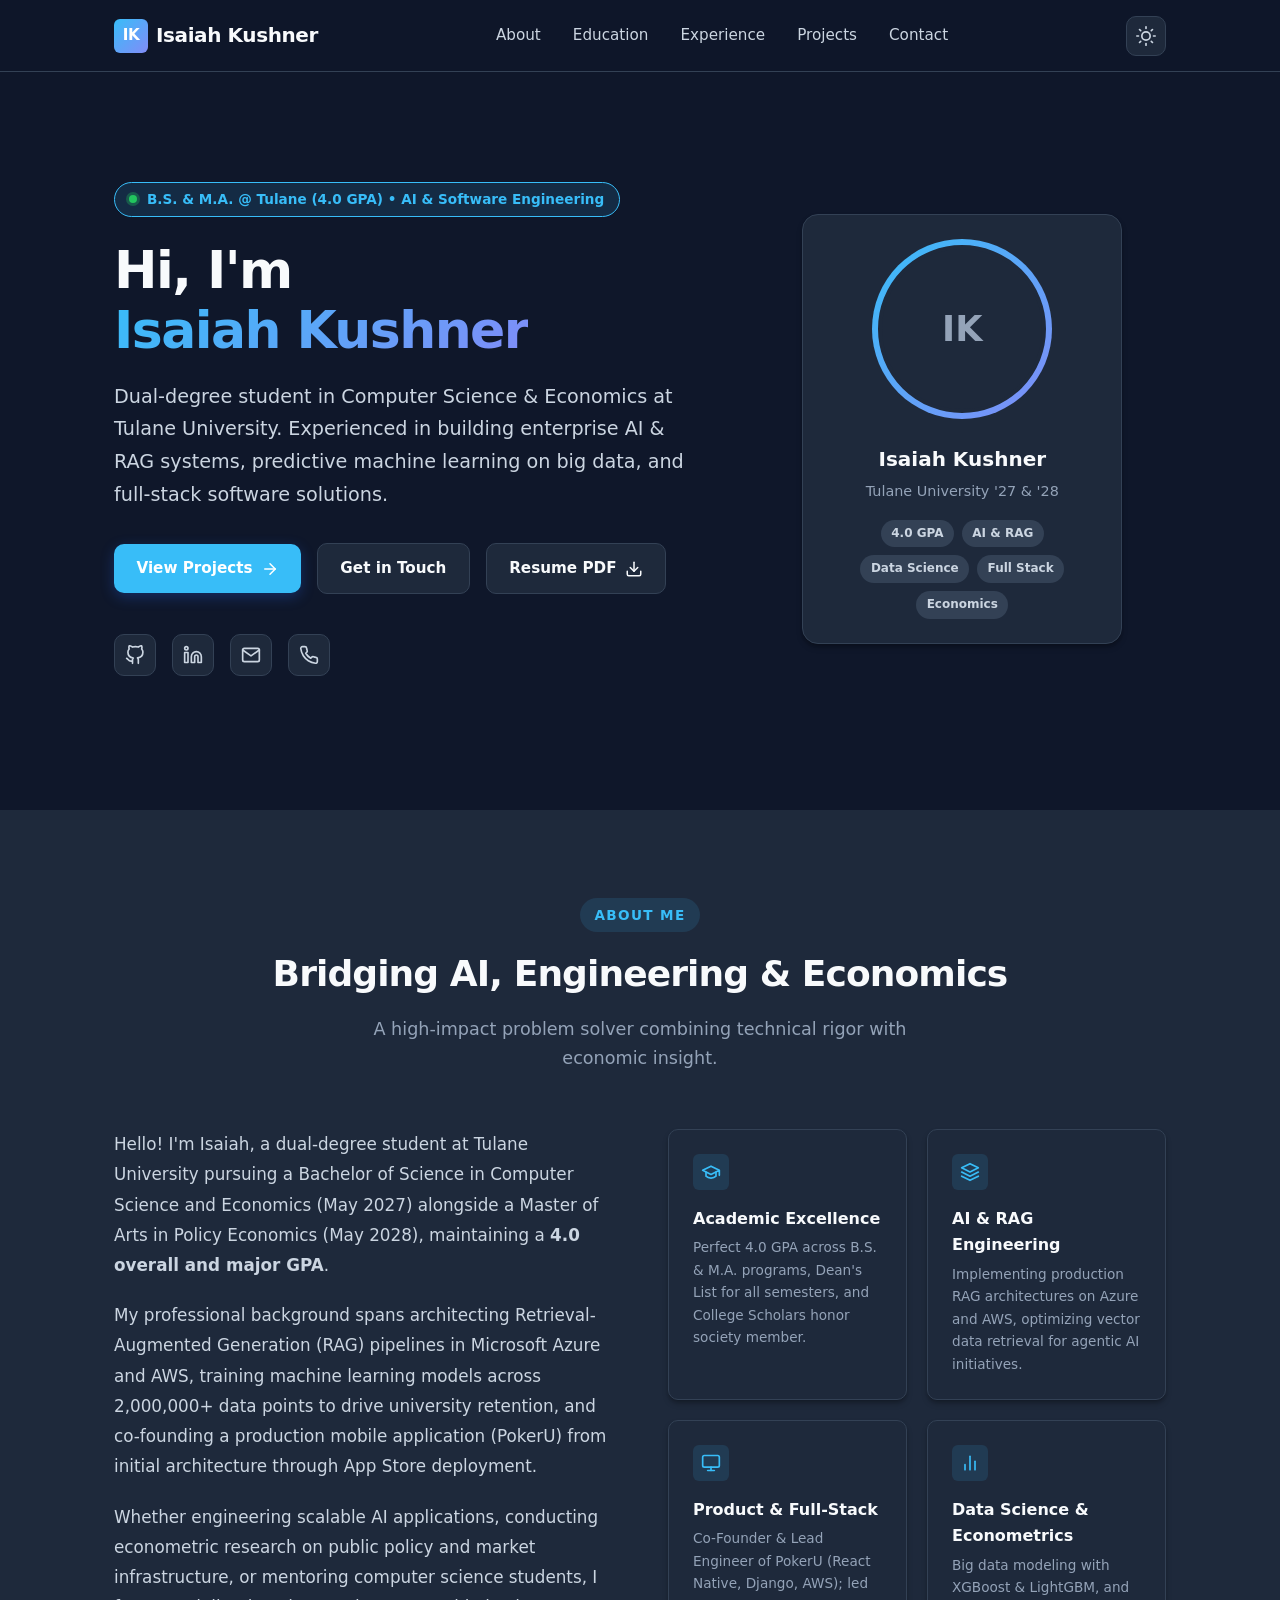
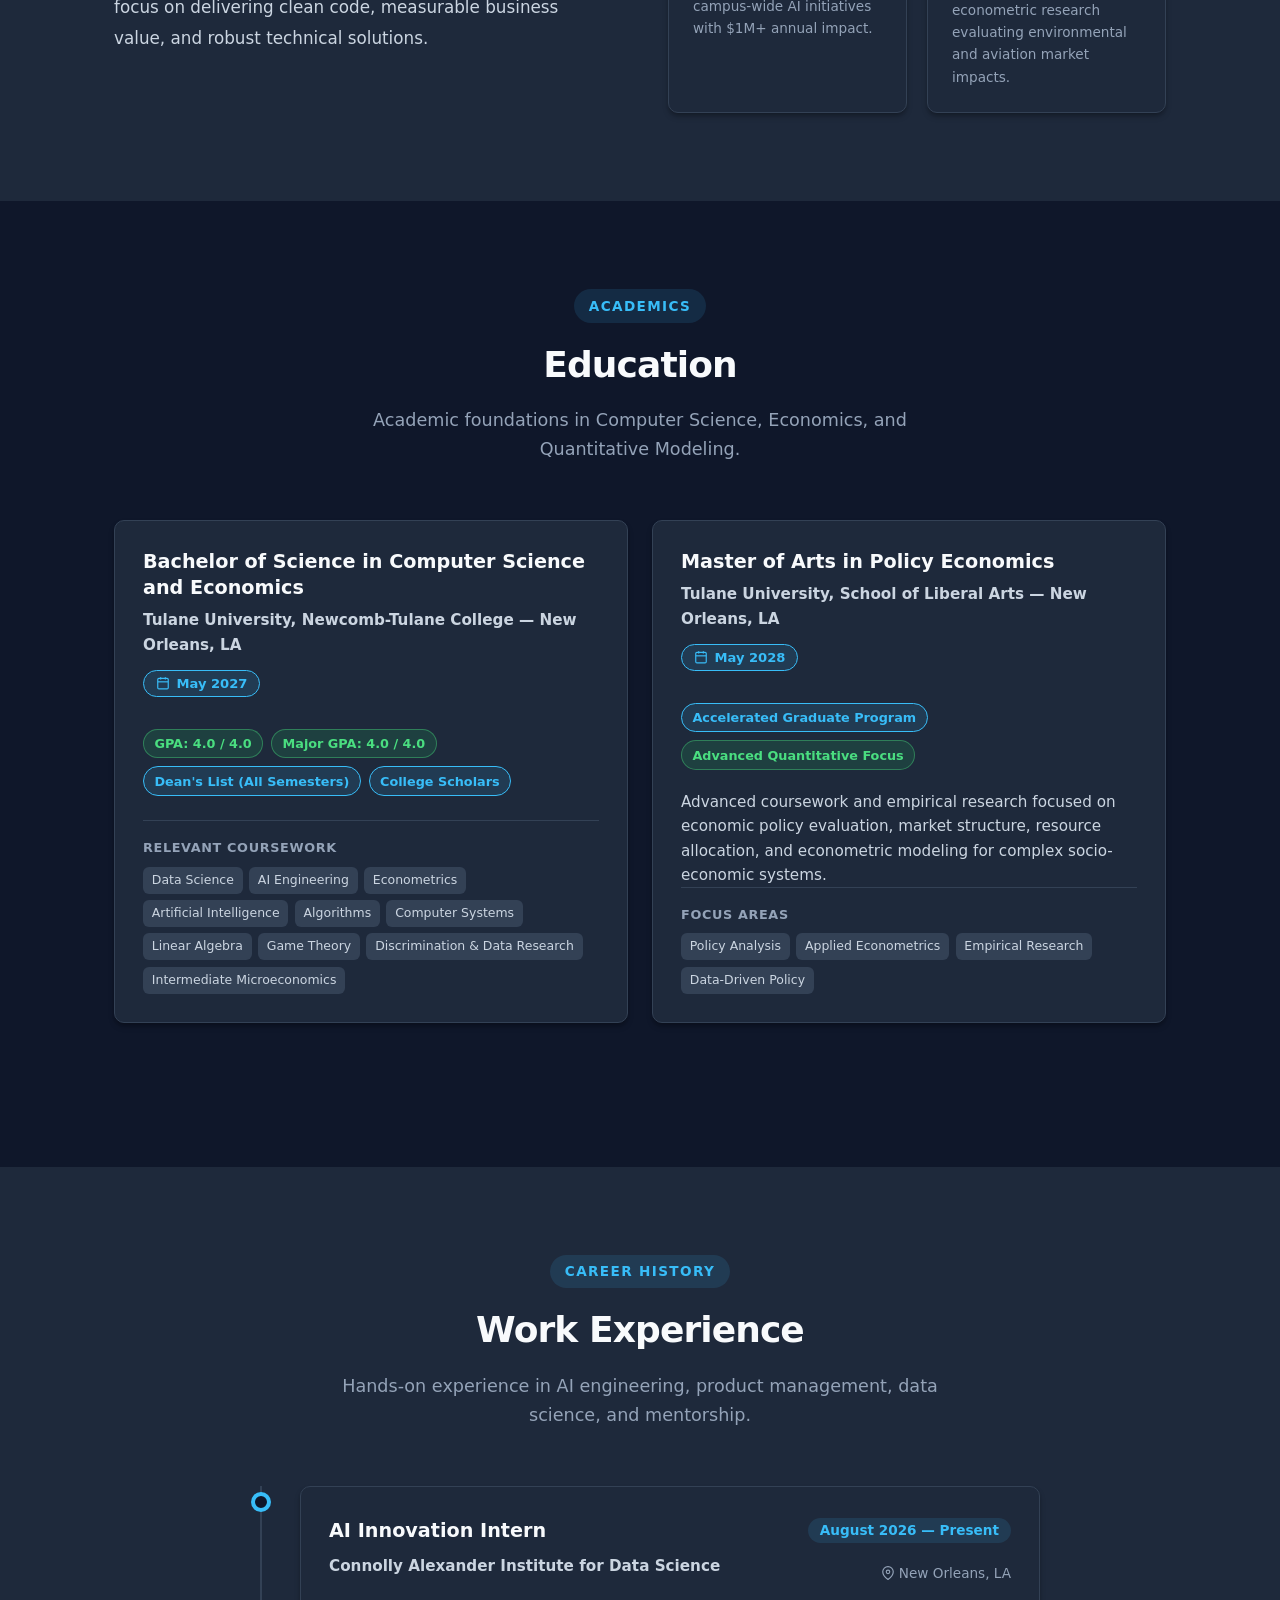
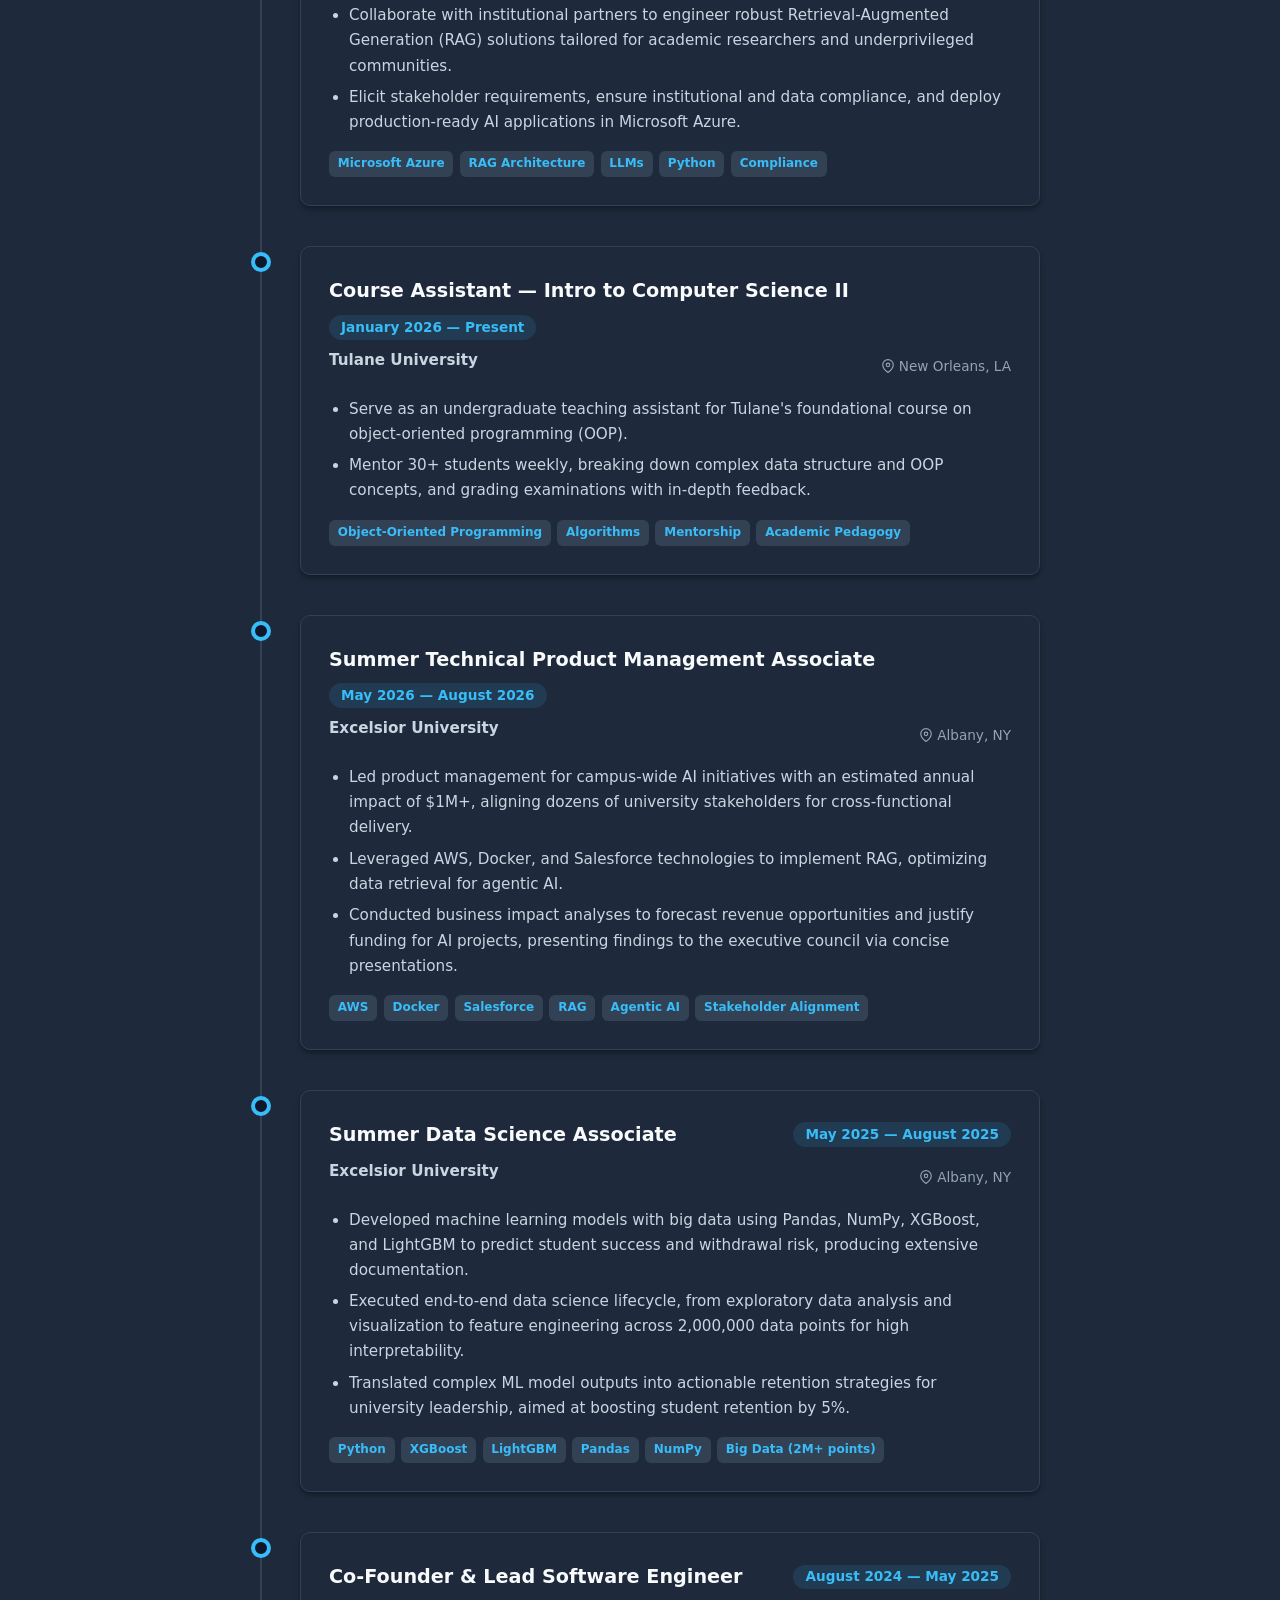
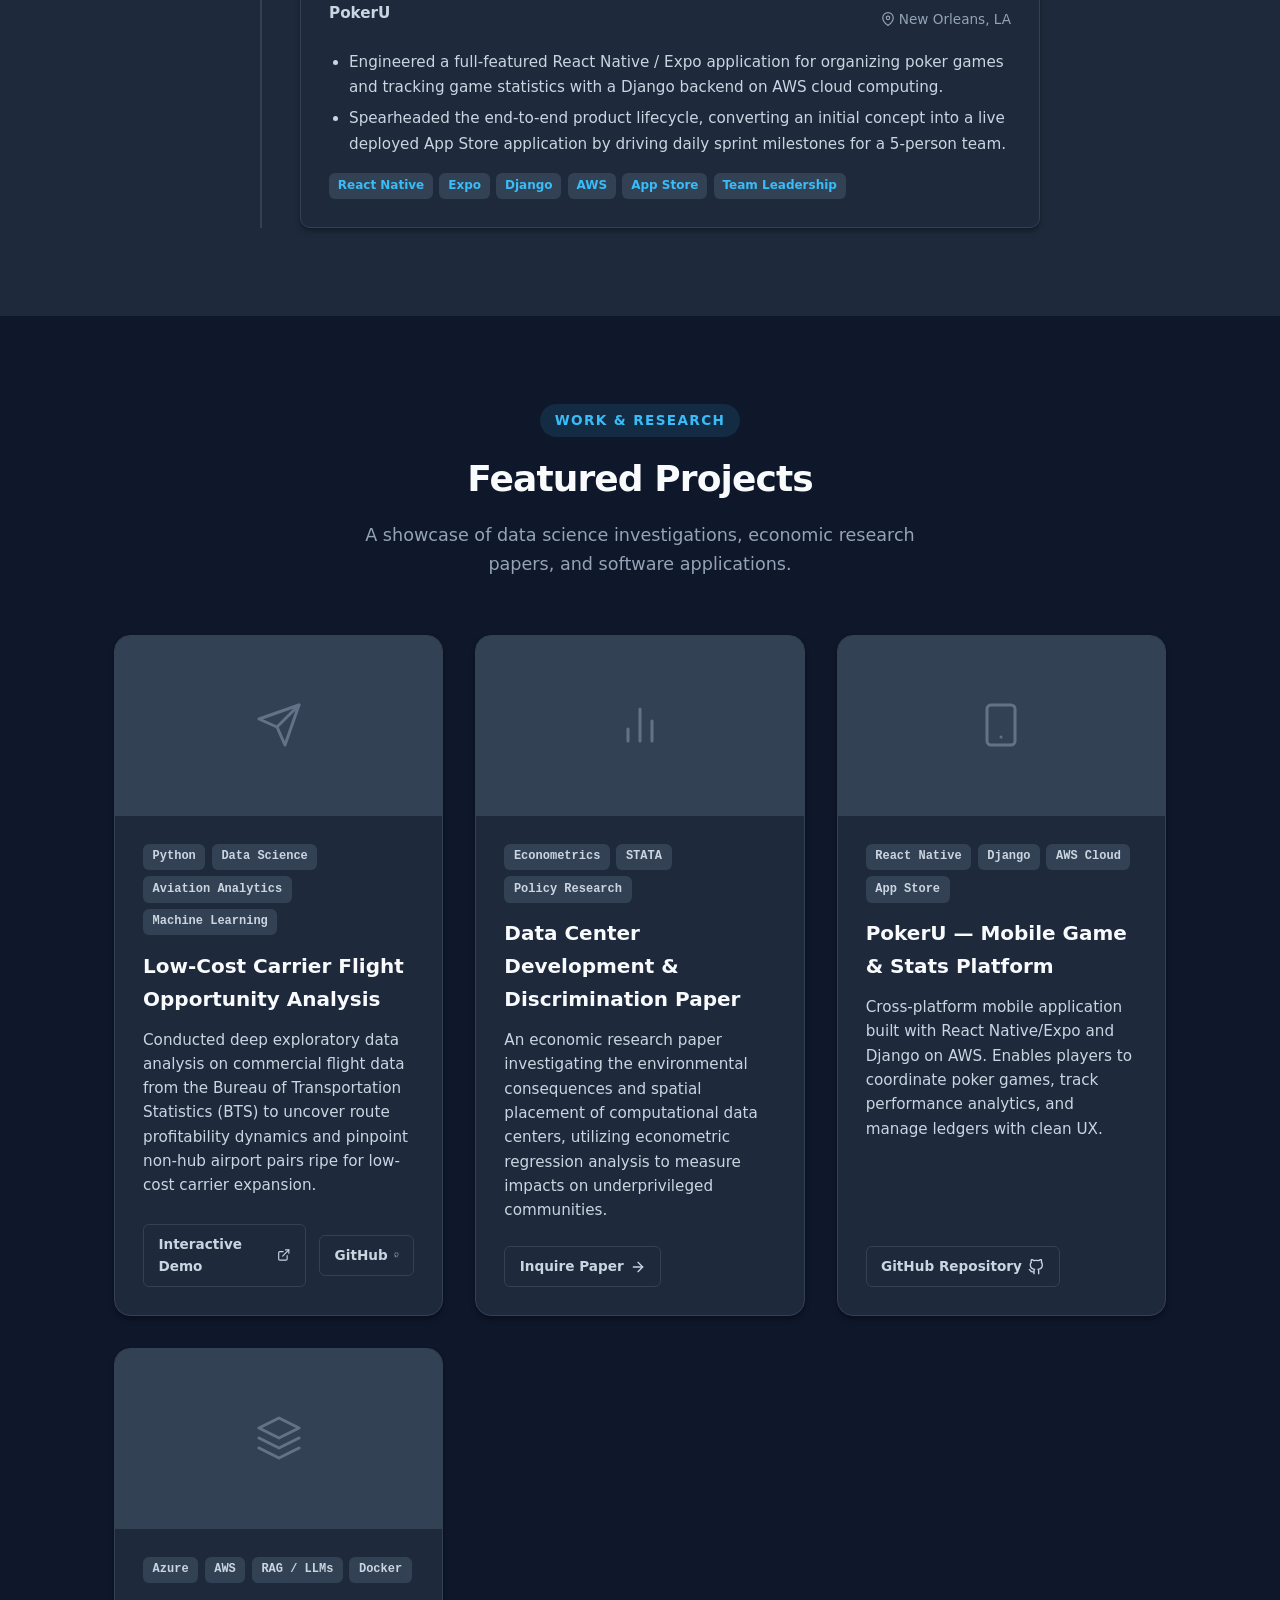
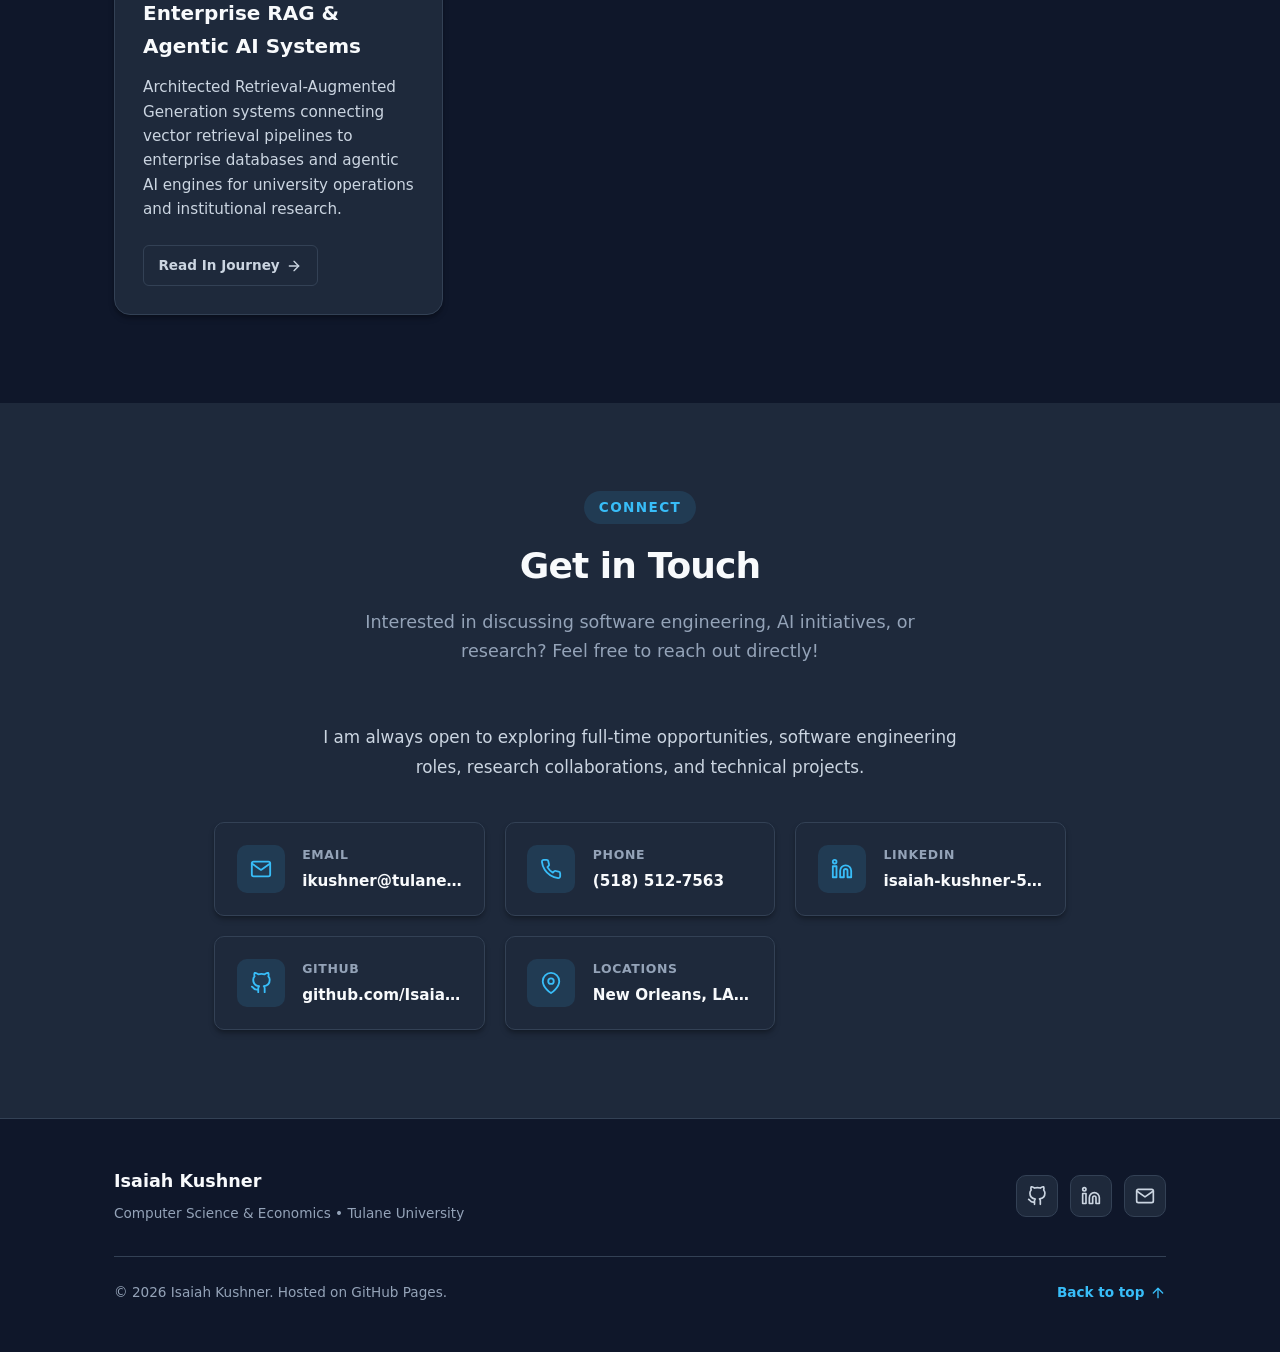
<file: index.html>
<!DOCTYPE html>
<html lang="en" data-theme="dark">
<head>
  <meta charset="UTF-8">
  <meta name="viewport" content="width=device-width, initial-scale=1.0">
  <title>Isaiah Kushner | Computer Science & Economics | Tulane University</title>
  <meta name="description" content="Personal portfolio of Isaiah Kushner — B.S. & M.A. Candidate in Computer Science & Economics at Tulane University (4.0 GPA). AI Engineer, Software Developer, and Technical Product Manager.">
  <meta name="author" content="Isaiah Kushner">

  <!-- Open Graph / Social Sharing Meta -->
  <meta property="og:type" content="website">
  <meta property="og:title" content="Isaiah Kushner | Personal Portfolio">
  <meta property="og:description" content="Tulane B.S. in Computer Science & Economics ('27) and M.A. in Policy Economics ('28) with a 4.0 GPA. AI Engineer, Technical Product Manager, and Software Developer.">
  <meta property="og:url" content="https://isaiahvk.github.io/">

  <!-- Favicon -->
  <link rel="icon" type="image/svg+xml" href="assets/favicon.svg">

  <!-- Stylesheet -->
  <link rel="stylesheet" href="css/style.css">
</head>
<body>

  <!-- ======================================================================
       Header & Navigation Bar
       ====================================================================== -->
  <header class="header">
    <div class="container nav-container">
      <a href="#hero" class="nav-logo" aria-label="Isaiah Kushner Home">
        <span class="nav-logo-badge">IK</span>
        <span>Isaiah Kushner</span>
      </a>

      <!-- Desktop Navigation Menu -->
      <nav class="nav-menu" id="nav-menu">
        <a href="#about" class="nav-link">About</a>
        <a href="#education" class="nav-link">Education</a>
        <a href="#experience" class="nav-link">Experience</a>
        <a href="#projects" class="nav-link">Projects</a>
        <a href="#contact" class="nav-link">Contact</a>
      </nav>

      <!-- Nav Actions (Theme Toggle & Mobile Menu) -->
      <div class="nav-actions">
        <!-- Dark / Light Mode Switcher -->
        <button class="theme-toggle-btn" id="theme-toggle" aria-label="Toggle theme">
          <!-- Sun Icon (shown in dark mode) -->
          <svg class="sun-icon" viewBox="0 0 24 24" fill="none" stroke="currentColor" stroke-width="2" stroke-linecap="round" stroke-linejoin="round">
            <circle cx="12" cy="12" r="5"></circle>
            <line x1="12" y1="1" x2="12" y2="3"></line>
            <line x1="12" y1="21" x2="12" y2="23"></line>
            <line x1="4.22" y1="4.22" x2="5.64" y2="5.64"></line>
            <line x1="18.36" y1="18.36" x2="19.78" y2="19.78"></line>
            <line x1="1" y1="12" x2="3" y2="12"></line>
            <line x1="21" y1="12" x2="23" y2="12"></line>
            <line x1="4.22" y1="19.78" x2="5.64" y2="18.36"></line>
            <line x1="18.36" y1="5.64" x2="19.78" y2="4.22"></line>
          </svg>
          <!-- Moon Icon (shown in light mode) -->
          <svg class="moon-icon" viewBox="0 0 24 24" fill="none" stroke="currentColor" stroke-width="2" stroke-linecap="round" stroke-linejoin="round">
            <path d="M21 12.79A9 9 0 1 1 11.21 3 7 7 0 0 0 21 12.79z"></path>
          </svg>
        </button>

        <!-- Mobile Menu Hamburger Button -->
        <button class="menu-toggle-btn" id="mobile-menu-btn" aria-label="Toggle menu" aria-expanded="false">
          <svg viewBox="0 0 24 24" fill="none" stroke="currentColor" stroke-width="2" stroke-linecap="round" stroke-linejoin="round">
            <line x1="3" y1="12" x2="21" y2="12"></line>
            <line x1="3" y1="6" x2="21" y2="6"></line>
            <line x1="3" y1="18" x2="21" y2="18"></line>
          </svg>
        </button>
      </div>
    </div>
  </header>

  <main>
    <!-- ====================================================================
         Hero Section
         ==================================================================== -->
    <section class="hero" id="hero">
      <div class="container hero-grid">
        <div class="hero-content">
          <div class="hero-status-pill">
            <span class="status-dot"></span>
            <span>B.S. & M.A. @ Tulane (4.0 GPA) • AI & Software Engineering</span>
          </div>

          <h1 class="hero-title">
            Hi, I'm <span class="hero-gradient-text">Isaiah Kushner</span>
          </h1>

          <p class="hero-description">
            Dual-degree student in Computer Science & Economics at Tulane University. Experienced in building enterprise AI & RAG systems, predictive machine learning on big data, and full-stack software solutions.
          </p>

          <div class="hero-actions">
            <a href="#projects" class="btn btn-primary">
              <span>View Projects</span>
              <svg viewBox="0 0 24 24" fill="none" stroke="currentColor" stroke-width="2" stroke-linecap="round" stroke-linejoin="round">
                <line x1="5" y1="12" x2="19" y2="12"></line>
                <polyline points="12 5 19 12 12 19"></polyline>
              </svg>
            </a>

            <a href="#contact" class="btn btn-secondary">Get in Touch</a>

            <!-- Resume Link directly opening the PDF stored in assets/ -->
            <a href="assets/Kushner,Isaiah.pdf" target="_blank" rel="noopener noreferrer" class="btn btn-secondary">
              <span>Resume PDF</span>
              <svg viewBox="0 0 24 24" fill="none" stroke="currentColor" stroke-width="2" stroke-linecap="round" stroke-linejoin="round">
                <path d="M21 15v4a2 2 0 0 1-2 2H5a2 2 0 0 1-2-2v-4"></path>
                <polyline points="7 10 12 15 17 10"></polyline>
                <line x1="12" y1="15" x2="12" y2="3"></line>
              </svg>
            </a>
          </div>

          <!-- Social & Contact Quick Links -->
          <div class="hero-socials">
            <a href="https://github.com/IsaiahVK" target="_blank" rel="noopener noreferrer" class="social-link" aria-label="GitHub Profile">
              <svg viewBox="0 0 24 24" fill="none" stroke="currentColor" stroke-width="2" stroke-linecap="round" stroke-linejoin="round">
                <path d="M9 19c-5 1.5-5-2.5-7-3m14 6v-3.87a3.37 3.37 0 0 0-.94-2.61c3.14-.35 6.44-1.54 6.44-7A5.44 5.44 0 0 0 20 4.77 5.07 5.07 0 0 0 19.91 1S18.73.65 16 2.48a13.38 13.38 0 0 0-7 0C6.27.65 5.09 1 5.09 1A5.07 5.07 0 0 0 5 4.77a5.44 5.44 0 0 0-1.5 3.78c0 5.42 3.3 6.61 6.44 7A3.37 3.37 0 0 0 9 18.13V22"></path>
              </svg>
            </a>
            <a href="https://www.linkedin.com/in/isaiah-kushner-504956283/" target="_blank" rel="noopener noreferrer" class="social-link" aria-label="LinkedIn Profile">
              <svg viewBox="0 0 24 24" fill="none" stroke="currentColor" stroke-width="2" stroke-linecap="round" stroke-linejoin="round">
                <path d="M16 8a6 6 0 0 1 6 6v7h-4v-7a2 2 0 0 0-2-2 2 2 0 0 0-2 2v7h-4v-7a6 6 0 0 1 6-6z"></path>
                <rect x="2" y="9" width="4" height="12"></rect>
                <circle cx="4" cy="4" r="2"></circle>
              </svg>
            </a>
            <a href="mailto:ikushner@tulane.edu" class="social-link" aria-label="Email Isaiah">
              <svg viewBox="0 0 24 24" fill="none" stroke="currentColor" stroke-width="2" stroke-linecap="round" stroke-linejoin="round">
                <path d="M4 4h16c1.1 0 2 .9 2 2v12c0 1.1-.9 2-2 2H4c-1.1 0-2-.9-2-2V6c0-1.1.9-2 2-2z"></path>
                <polyline points="22,6 12,13 2,6"></polyline>
              </svg>
            </a>
            <a href="tel:5185127563" class="social-link" aria-label="Call Isaiah">
              <svg viewBox="0 0 24 24" fill="none" stroke="currentColor" stroke-width="2" stroke-linecap="round" stroke-linejoin="round">
                <path d="M22 16.92v3a2 2 0 0 1-2.18 2 19.79 19.79 0 0 1-8.63-3.07 19.5 19.5 0 0 1-6-6 19.79 19.79 0 0 1-3.07-8.67A2 2 0 0 1 4.11 2h3a2 2 0 0 1 2 1.72 12.84 12.84 0 0 0 .7 2.81 2 2 0 0 1-.45 2.11L8.09 9.91a16 16 0 0 0 6 6l1.27-1.27a2 2 0 0 1 2.11-.45 12.84 12.84 0 0 0 2.81.7A2 2 0 0 1 22 16.92z"></path>
              </svg>
            </a>
          </div>
        </div>

        <!-- Visual / Profile Highlight Card -->
        <div class="hero-visual">
          <div class="avatar-card">
            <div class="avatar-frame">
              <div class="avatar-img-placeholder">
                <span>IK</span>
              </div>
            </div>
            <div class="avatar-card-info">
              <h3>Isaiah Kushner</h3>
              <p>Tulane University '27 & '28</p>
              <div class="avatar-pill-list">
                <span class="avatar-pill">4.0 GPA</span>
                <span class="avatar-pill">AI & RAG</span>
                <span class="avatar-pill">Data Science</span>
                <span class="avatar-pill">Full Stack</span>
                <span class="avatar-pill">Economics</span>
              </div>
            </div>
          </div>
        </div>
      </div>
    </section>

    <!-- ====================================================================
         About Section
         ==================================================================== -->
    <section class="section section-alt" id="about">
      <div class="container">
        <div class="section-title-wrap">
          <span class="section-tag">About Me</span>
          <h2 class="section-title">Bridging AI, Engineering & Economics</h2>
          <p class="section-subtitle">A high-impact problem solver combining technical rigor with economic insight.</p>
        </div>

        <div class="about-grid">
          <div class="about-text">
            <p>
              Hello! I'm Isaiah, a dual-degree student at Tulane University pursuing a Bachelor of Science in Computer Science and Economics (May 2027) alongside a Master of Arts in Policy Economics (May 2028), maintaining a <strong>4.0 overall and major GPA</strong>.
            </p>
            <p>
              My professional background spans architecting Retrieval-Augmented Generation (RAG) pipelines in Microsoft Azure and AWS, training machine learning models across 2,000,000+ data points to drive university retention, and co-founding a production mobile application (PokerU) from initial architecture through App Store deployment.
            </p>
            <p>
              Whether engineering scalable AI applications, conducting econometric research on public policy and market infrastructure, or mentoring computer science students, I focus on delivering clean code, measurable business value, and robust technical solutions.
            </p>
          </div>

          <div class="about-highlights">
            <div class="highlight-card">
              <div class="highlight-icon">
                <svg viewBox="0 0 24 24" fill="none" stroke="currentColor" stroke-width="2" stroke-linecap="round" stroke-linejoin="round">
                  <path d="M22 10v6M2 10l10-5 10 5-10 5z"></path>
                  <path d="M6 12v5c3 3 9 3 12 0v-5"></path>
                </svg>
              </div>
              <h3 class="highlight-title">Academic Excellence</h3>
              <p class="highlight-desc">Perfect 4.0 GPA across B.S. & M.A. programs, Dean's List for all semesters, and College Scholars honor society member.</p>
            </div>

            <div class="highlight-card">
              <div class="highlight-icon">
                <svg viewBox="0 0 24 24" fill="none" stroke="currentColor" stroke-width="2" stroke-linecap="round" stroke-linejoin="round">
                  <polygon points="12 2 2 7 12 12 22 7 12 2"></polygon>
                  <polyline points="2 17 12 22 22 17"></polyline>
                  <polyline points="2 12 12 17 22 12"></polyline>
                </svg>
              </div>
              <h3 class="highlight-title">AI & RAG Engineering</h3>
              <p class="highlight-desc">Implementing production RAG architectures on Azure and AWS, optimizing vector data retrieval for agentic AI initiatives.</p>
            </div>

            <div class="highlight-card">
              <div class="highlight-icon">
                <svg viewBox="0 0 24 24" fill="none" stroke="currentColor" stroke-width="2" stroke-linecap="round" stroke-linejoin="round">
                  <rect x="2" y="3" width="20" height="14" rx="2" ry="2"></rect>
                  <line x1="8" y1="21" x2="16" y2="21"></line>
                  <line x1="12" y1="17" x2="12" y2="21"></line>
                </svg>
              </div>
              <h3 class="highlight-title">Product & Full-Stack</h3>
              <p class="highlight-desc">Co-Founder & Lead Engineer of PokerU (React Native, Django, AWS); led campus-wide AI initiatives with $1M+ annual impact.</p>
            </div>

            <div class="highlight-card">
              <div class="highlight-icon">
                <svg viewBox="0 0 24 24" fill="none" stroke="currentColor" stroke-width="2" stroke-linecap="round" stroke-linejoin="round">
                  <line x1="18" y1="20" x2="18" y2="10"></line>
                  <line x1="12" y1="20" x2="12" y2="4"></line>
                  <line x1="6" y1="20" x2="6" y2="14"></line>
                </svg>
              </div>
              <h3 class="highlight-title">Data Science & Econometrics</h3>
              <p class="highlight-desc">Big data modeling with XGBoost & LightGBM, and econometric research evaluating environmental and aviation market impacts.</p>
            </div>
          </div>
        </div>
      </div>
    </section>

    <!-- ====================================================================
         Education Section
         ==================================================================== -->
    <section class="section" id="education">
      <div class="container">
        <div class="section-title-wrap">
          <span class="section-tag">Academics</span>
          <h2 class="section-title">Education</h2>
          <p class="section-subtitle">Academic foundations in Computer Science, Economics, and Quantitative Modeling.</p>
        </div>

        <div class="education-grid">
          <!-- Undergraduate Degree -->
          <div class="education-card">
            <div class="edu-header">
              <h3 class="edu-degree">Bachelor of Science in Computer Science and Economics</h3>
              <div class="edu-school-row">
                <span class="edu-school">Tulane University, Newcomb-Tulane College — New Orleans, LA</span>
                <span class="edu-date">
                  <svg width="14" height="14" viewBox="0 0 24 24" fill="none" stroke="currentColor" stroke-width="2"><rect x="3" y="4" width="18" height="18" rx="2" ry="2"></rect><line x1="16" y1="2" x2="16" y2="6"></line><line x1="8" y1="2" x2="8" y2="6"></line><line x1="3" y1="10" x2="21" y2="10"></line></svg>
                  May 2027
                </span>
              </div>
            </div>

            <div class="edu-badge-row">
              <span class="badge-gpa">GPA: 4.0 / 4.0</span>
              <span class="badge-gpa">Major GPA: 4.0 / 4.0</span>
              <span class="badge-honors">Dean's List (All Semesters)</span>
              <span class="badge-honors">College Scholars</span>
            </div>

            <div class="coursework-wrapper">
              <div class="coursework-title">Relevant Coursework</div>
              <div class="coursework-chips">
                <span class="course-chip">Data Science</span>
                <span class="course-chip">AI Engineering</span>
                <span class="course-chip">Econometrics</span>
                <span class="course-chip">Artificial Intelligence</span>
                <span class="course-chip">Algorithms</span>
                <span class="course-chip">Computer Systems</span>
                <span class="course-chip">Linear Algebra</span>
                <span class="course-chip">Game Theory</span>
                <span class="course-chip">Discrimination & Data Research</span>
                <span class="course-chip">Intermediate Microeconomics</span>
              </div>
            </div>
          </div>

          <!-- Graduate Degree -->
          <div class="education-card">
            <div class="edu-header">
              <h3 class="edu-degree">Master of Arts in Policy Economics</h3>
              <div class="edu-school-row">
                <span class="edu-school">Tulane University, School of Liberal Arts — New Orleans, LA</span>
                <span class="edu-date">
                  <svg width="14" height="14" viewBox="0 0 24 24" fill="none" stroke="currentColor" stroke-width="2"><rect x="3" y="4" width="18" height="18" rx="2" ry="2"></rect><line x1="16" y1="2" x2="16" y2="6"></line><line x1="8" y1="2" x2="8" y2="6"></line><line x1="3" y1="10" x2="21" y2="10"></line></svg>
                  May 2028
                </span>
              </div>
            </div>

            <div class="edu-badge-row">
              <span class="badge-honors">Accelerated Graduate Program</span>
              <span class="badge-gpa">Advanced Quantitative Focus</span>
            </div>

            <p style="color: var(--text-secondary); font-size: 0.95rem; margin-top: 0.5rem; line-height: 1.6;">
              Advanced coursework and empirical research focused on economic policy evaluation, market structure, resource allocation, and econometric modeling for complex socio-economic systems.
            </p>

            <div class="coursework-wrapper">
              <div class="coursework-title">Focus Areas</div>
              <div class="coursework-chips">
                <span class="course-chip">Policy Analysis</span>
                <span class="course-chip">Applied Econometrics</span>
                <span class="course-chip">Empirical Research</span>
                <span class="course-chip">Data-Driven Policy</span>
              </div>
            </div>
          </div>
        </div>
      </div>
    </section>

    <!-- ====================================================================
         Experience Section
         ==================================================================== -->
    <section class="section section-alt" id="experience">
      <div class="container">
        <div class="section-title-wrap">
          <span class="section-tag">Career History</span>
          <h2 class="section-title">Work Experience</h2>
          <p class="section-subtitle">Hands-on experience in AI engineering, product management, data science, and mentorship.</p>
        </div>

        <div class="timeline">

          <!-- 1. Connolly Alexander Institute for Data Science -->
          <div class="timeline-item">
            <div class="timeline-marker"></div>
            <div class="timeline-card">
              <div class="timeline-meta">
                <h3 class="timeline-role">AI Innovation Intern</h3>
                <span class="timeline-date">August 2026 — Present</span>
              </div>
              <div class="timeline-org-row">
                <span class="timeline-org">Connolly Alexander Institute for Data Science</span>
                <span class="timeline-location">
                  <svg width="14" height="14" viewBox="0 0 24 24" fill="none" stroke="currentColor" stroke-width="2"><path d="M21 10c0 7-9 13-9 13s-9-6-9-13a9 9 0 0 1 18 0z"></path><circle cx="12" cy="10" r="3"></circle></svg>
                  New Orleans, LA
                </span>
              </div>
              <ul>
                <li>Collaborate with institutional partners to engineer robust Retrieval-Augmented Generation (RAG) solutions tailored for academic researchers and underprivileged communities.</li>
                <li>Elicit stakeholder requirements, ensure institutional and data compliance, and deploy production-ready AI applications in Microsoft Azure.</li>
              </ul>
              <div class="timeline-tags">
                <span class="timeline-tag">Microsoft Azure</span>
                <span class="timeline-tag">RAG Architecture</span>
                <span class="timeline-tag">LLMs</span>
                <span class="timeline-tag">Python</span>
                <span class="timeline-tag">Compliance</span>
              </div>
            </div>
          </div>

          <!-- 2. Tulane University TA -->
          <div class="timeline-item">
            <div class="timeline-marker"></div>
            <div class="timeline-card">
              <div class="timeline-meta">
                <h3 class="timeline-role">Course Assistant — Intro to Computer Science II</h3>
                <span class="timeline-date">January 2026 — Present</span>
              </div>
              <div class="timeline-org-row">
                <span class="timeline-org">Tulane University</span>
                <span class="timeline-location">
                  <svg width="14" height="14" viewBox="0 0 24 24" fill="none" stroke="currentColor" stroke-width="2"><path d="M21 10c0 7-9 13-9 13s-9-6-9-13a9 9 0 0 1 18 0z"></path><circle cx="12" cy="10" r="3"></circle></svg>
                  New Orleans, LA
                </span>
              </div>
              <ul>
                <li>Serve as an undergraduate teaching assistant for Tulane's foundational course on object-oriented programming (OOP).</li>
                <li>Mentor 30+ students weekly, breaking down complex data structure and OOP concepts, and grading examinations with in-depth feedback.</li>
              </ul>
              <div class="timeline-tags">
                <span class="timeline-tag">Object-Oriented Programming</span>
                <span class="timeline-tag">Algorithms</span>
                <span class="timeline-tag">Mentorship</span>
                <span class="timeline-tag">Academic Pedagogy</span>
              </div>
            </div>
          </div>

          <!-- 3. Excelsior University - Technical Product Management -->
          <div class="timeline-item">
            <div class="timeline-marker"></div>
            <div class="timeline-card">
              <div class="timeline-meta">
                <h3 class="timeline-role">Summer Technical Product Management Associate</h3>
                <span class="timeline-date">May 2026 — August 2026</span>
              </div>
              <div class="timeline-org-row">
                <span class="timeline-org">Excelsior University</span>
                <span class="timeline-location">
                  <svg width="14" height="14" viewBox="0 0 24 24" fill="none" stroke="currentColor" stroke-width="2"><path d="M21 10c0 7-9 13-9 13s-9-6-9-13a9 9 0 0 1 18 0z"></path><circle cx="12" cy="10" r="3"></circle></svg>
                  Albany, NY
                </span>
              </div>
              <ul>
                <li>Led product management for campus-wide AI initiatives with an estimated annual impact of $1M+, aligning dozens of university stakeholders for cross-functional delivery.</li>
                <li>Leveraged AWS, Docker, and Salesforce technologies to implement RAG, optimizing data retrieval for agentic AI.</li>
                <li>Conducted business impact analyses to forecast revenue opportunities and justify funding for AI projects, presenting findings to the executive council via concise presentations.</li>
              </ul>
              <div class="timeline-tags">
                <span class="timeline-tag">AWS</span>
                <span class="timeline-tag">Docker</span>
                <span class="timeline-tag">Salesforce</span>
                <span class="timeline-tag">RAG</span>
                <span class="timeline-tag">Agentic AI</span>
                <span class="timeline-tag">Stakeholder Alignment</span>
              </div>
            </div>
          </div>

          <!-- 4. Excelsior University - Data Science Associate -->
          <div class="timeline-item">
            <div class="timeline-marker"></div>
            <div class="timeline-card">
              <div class="timeline-meta">
                <h3 class="timeline-role">Summer Data Science Associate</h3>
                <span class="timeline-date">May 2025 — August 2025</span>
              </div>
              <div class="timeline-org-row">
                <span class="timeline-org">Excelsior University</span>
                <span class="timeline-location">
                  <svg width="14" height="14" viewBox="0 0 24 24" fill="none" stroke="currentColor" stroke-width="2"><path d="M21 10c0 7-9 13-9 13s-9-6-9-13a9 9 0 0 1 18 0z"></path><circle cx="12" cy="10" r="3"></circle></svg>
                  Albany, NY
                </span>
              </div>
              <ul>
                <li>Developed machine learning models with big data using Pandas, NumPy, XGBoost, and LightGBM to predict student success and withdrawal risk, producing extensive documentation.</li>
                <li>Executed end-to-end data science lifecycle, from exploratory data analysis and visualization to feature engineering across 2,000,000 data points for high interpretability.</li>
                <li>Translated complex ML model outputs into actionable retention strategies for university leadership, aimed at boosting student retention by 5%.</li>
              </ul>
              <div class="timeline-tags">
                <span class="timeline-tag">Python</span>
                <span class="timeline-tag">XGBoost</span>
                <span class="timeline-tag">LightGBM</span>
                <span class="timeline-tag">Pandas</span>
                <span class="timeline-tag">NumPy</span>
                <span class="timeline-tag">Big Data (2M+ points)</span>
              </div>
            </div>
          </div>

          <!-- 5. PokerU -->
          <div class="timeline-item">
            <div class="timeline-marker"></div>
            <div class="timeline-card">
              <div class="timeline-meta">
                <h3 class="timeline-role">Co-Founder & Lead Software Engineer</h3>
                <span class="timeline-date">August 2024 — May 2025</span>
              </div>
              <div class="timeline-org-row">
                <span class="timeline-org">PokerU</span>
                <span class="timeline-location">
                  <svg width="14" height="14" viewBox="0 0 24 24" fill="none" stroke="currentColor" stroke-width="2"><path d="M21 10c0 7-9 13-9 13s-9-6-9-13a9 9 0 0 1 18 0z"></path><circle cx="12" cy="10" r="3"></circle></svg>
                  New Orleans, LA
                </span>
              </div>
              <ul>
                <li>Engineered a full-featured React Native / Expo application for organizing poker games and tracking game statistics with a Django backend on AWS cloud computing.</li>
                <li>Spearheaded the end-to-end product lifecycle, converting an initial concept into a live deployed App Store application by driving daily sprint milestones for a 5-person team.</li>
              </ul>
              <div class="timeline-tags">
                <span class="timeline-tag">React Native</span>
                <span class="timeline-tag">Expo</span>
                <span class="timeline-tag">Django</span>
                <span class="timeline-tag">AWS</span>
                <span class="timeline-tag">App Store</span>
                <span class="timeline-tag">Team Leadership</span>
              </div>
            </div>
          </div>

        </div>
      </div>
    </section>

    <!-- ====================================================================
         Projects Section
         ==================================================================== -->
    <section class="section" id="projects">
      <div class="container">
        <div class="section-title-wrap">
          <span class="section-tag">Work & Research</span>
          <h2 class="section-title">Featured Projects</h2>
          <p class="section-subtitle">A showcase of data science investigations, economic research papers, and software applications.</p>
        </div>

        <div class="projects-grid">

          <!-- Project 1: Low-Cost Carrier Analysis -->
          <article class="project-card">
            <div class="project-banner">
              <svg viewBox="0 0 24 24" fill="none" stroke="currentColor" stroke-width="1.5" stroke-linecap="round" stroke-linejoin="round">
                <path d="M22 2L11 13"></path>
                <polygon points="22 2 15 22 11 13 2 9 22 2"></polygon>
              </svg>
            </div>
            <div class="project-content">
              <div class="project-tags">
                <span class="project-tag">Python</span>
                <span class="project-tag">Data Science</span>
                <span class="project-tag">Aviation Analytics</span>
                <span class="project-tag">Machine Learning</span>
              </div>
              <h3 class="project-title">Low-Cost Carrier Flight Opportunity Analysis</h3>
              <p class="project-desc">
                Conducted deep exploratory data analysis on commercial flight data from the Bureau of Transportation Statistics (BTS) to uncover route profitability dynamics and pinpoint non-hub airport pairs ripe for low-cost carrier expansion.
              </p>
              <div class="project-links">
                <a href="projects/lcc-flights/index.html" class="project-link-btn">
                  <span>Interactive Demo</span>
                  <svg viewBox="0 0 24 24" fill="none" stroke="currentColor" stroke-width="2" stroke-linecap="round" stroke-linejoin="round">
                    <path d="M18 13v6a2 2 0 0 1-2 2H5a2 2 0 0 1-2-2V8a2 2 0 0 1 2-2h6"></path>
                    <polyline points="15 3 21 3 21 9"></polyline>
                    <line x1="10" y1="14" x2="21" y2="3"></line>
                  </svg>
                </a>
                <a href="https://github.com/IsaiahVK" target="_blank" rel="noopener noreferrer" class="project-link-btn">
                  <span>GitHub</span>
                  <svg viewBox="0 0 24 24" fill="none" stroke="currentColor" stroke-width="2" stroke-linecap="round" stroke-linejoin="round">
                    <path d="M9 19c-5 1.5-5-2.5-7-3m14 6v-3.87a3.37 3.37 0 0 0-.94-2.61c3.14-.35 6.44-1.54 6.44-7A5.44 5.44 0 0 0 20 4.77 5.07 5.07 0 0 0 19.91 1S18.73.65 16 2.48a13.38 13.38 0 0 0-7 0C6.27.65 5.09 1 5.09 1A5.07 5.07 0 0 0 5 4.77a5.44 5.44 0 0 0-1.5 3.78c0 5.42 3.3 6.61 6.44 7A3.37 3.37 0 0 0 9 18.13V22"></path>
                  </svg>
                </a>
              </div>
            </div>
          </article>

          <!-- Project 2: Data Center Development & Discrimination Paper -->
          <article class="project-card">
            <div class="project-banner">
              <svg viewBox="0 0 24 24" fill="none" stroke="currentColor" stroke-width="1.5" stroke-linecap="round" stroke-linejoin="round">
                <line x1="18" y1="20" x2="18" y2="10"></line>
                <line x1="12" y1="20" x2="12" y2="4"></line>
                <line x1="6" y1="20" x2="6" y2="14"></line>
              </svg>
            </div>
            <div class="project-content">
              <div class="project-tags">
                <span class="project-tag">Econometrics</span>
                <span class="project-tag">STATA</span>
                <span class="project-tag">Policy Research</span>
              </div>
              <h3 class="project-title">Data Center Development & Discrimination Paper</h3>
              <p class="project-desc">
                An economic research paper investigating the environmental consequences and spatial placement of computational data centers, utilizing econometric regression analysis to measure impacts on underprivileged communities.
              </p>
              <div class="project-links">
                <a href="#contact" class="project-link-btn">
                  <span>Inquire Paper</span>
                  <svg viewBox="0 0 24 24" fill="none" stroke="currentColor" stroke-width="2" stroke-linecap="round" stroke-linejoin="round">
                    <line x1="5" y1="12" x2="19" y2="12"></line>
                    <polyline points="12 5 19 12 12 19"></polyline>
                  </svg>
                </a>
              </div>
            </div>
          </article>

          <!-- Project 3: PokerU App -->
          <article class="project-card">
            <div class="project-banner">
              <svg viewBox="0 0 24 24" fill="none" stroke="currentColor" stroke-width="1.5" stroke-linecap="round" stroke-linejoin="round">
                <rect x="5" y="2" width="14" height="20" rx="2" ry="2"></rect>
                <line x1="12" y1="18" x2="12.01" y2="18"></line>
              </svg>
            </div>
            <div class="project-content">
              <div class="project-tags">
                <span class="project-tag">React Native</span>
                <span class="project-tag">Django</span>
                <span class="project-tag">AWS Cloud</span>
                <span class="project-tag">App Store</span>
              </div>
              <h3 class="project-title">PokerU — Mobile Game & Stats Platform</h3>
              <p class="project-desc">
                Cross-platform mobile application built with React Native/Expo and Django on AWS. Enables players to coordinate poker games, track performance analytics, and manage ledgers with clean UX.
              </p>
              <div class="project-links">
                <a href="https://github.com/tpthanh2006/PokerU" target="_blank" rel="noopener noreferrer" class="project-link-btn">
                  <span>GitHub Repository</span>
                  <svg viewBox="0 0 24 24" fill="none" stroke="currentColor" stroke-width="2" stroke-linecap="round" stroke-linejoin="round">
                    <path d="M9 19c-5 1.5-5-2.5-7-3m14 6v-3.87a3.37 3.37 0 0 0-.94-2.61c3.14-.35 6.44-1.54 6.44-7A5.44 5.44 0 0 0 20 4.77 5.07 5.07 0 0 0 19.91 1S18.73.65 16 2.48a13.38 13.38 0 0 0-7 0C6.27.65 5.09 1 5.09 1A5.07 5.07 0 0 0 5 4.77a5.44 5.44 0 0 0-1.5 3.78c0 5.42 3.3 6.61 6.44 7A3.37 3.37 0 0 0 9 18.13V22"></path>
                  </svg>
                </a>
              </div>
            </div>
          </article>

          <!-- Project 4: Enterprise RAG & Agentic AI -->
          <article class="project-card">
            <div class="project-banner">
              <svg viewBox="0 0 24 24" fill="none" stroke="currentColor" stroke-width="1.5" stroke-linecap="round" stroke-linejoin="round">
                <polygon points="12 2 2 7 12 12 22 7 12 2"></polygon>
                <polyline points="2 17 12 22 22 17"></polyline>
                <polyline points="2 12 12 17 22 12"></polyline>
              </svg>
            </div>
            <div class="project-content">
              <div class="project-tags">
                <span class="project-tag">Azure</span>
                <span class="project-tag">AWS</span>
                <span class="project-tag">RAG / LLMs</span>
                <span class="project-tag">Docker</span>
              </div>
              <h3 class="project-title">Enterprise RAG & Agentic AI Systems</h3>
              <p class="project-desc">
                Architected Retrieval-Augmented Generation systems connecting vector retrieval pipelines to enterprise databases and agentic AI engines for university operations and institutional research.
              </p>
              <div class="project-links">
                <a href="#experience" class="project-link-btn">
                  <span>Read In Journey</span>
                  <svg viewBox="0 0 24 24" fill="none" stroke="currentColor" stroke-width="2" stroke-linecap="round" stroke-linejoin="round">
                    <line x1="5" y1="12" x2="19" y2="12"></line>
                    <polyline points="12 5 19 12 12 19"></polyline>
                  </svg>
                </a>
              </div>
            </div>
          </article>

        </div>
      </div>
    </section>

    <!-- ====================================================================
         Contact Section
         ==================================================================== -->
    <section class="section section-alt" id="contact">
      <div class="container contact-container">
        <div class="section-title-wrap">
          <span class="section-tag">Connect</span>
          <h2 class="section-title">Get in Touch</h2>
          <p class="section-subtitle">Interested in discussing software engineering, AI initiatives, or research? Feel free to reach out directly!</p>
        </div>

        <p class="contact-intro">
          I am always open to exploring full-time opportunities, software engineering roles, research collaborations, and technical projects.
        </p>

        <div class="contact-tiles-grid">
          <!-- Email Tile -->
          <a href="mailto:ikushner@tulane.edu" class="contact-tile" aria-label="Send an email to Isaiah Kushner">
            <div class="contact-tile-icon">
              <svg viewBox="0 0 24 24" fill="none" stroke="currentColor" stroke-width="2" stroke-linecap="round" stroke-linejoin="round">
                <path d="M4 4h16c1.1 0 2 .9 2 2v12c0 1.1-.9 2-2 2H4c-1.1 0-2-.9-2-2V6c0-1.1.9-2 2-2z"></path>
                <polyline points="22,6 12,13 2,6"></polyline>
              </svg>
            </div>
            <div class="contact-tile-info">
              <span class="contact-tile-label">Email</span>
              <span class="contact-tile-value">ikushner@tulane.edu</span>
            </div>
          </a>

          <!-- Phone Tile -->
          <a href="tel:5185127563" class="contact-tile" aria-label="Call Isaiah Kushner">
            <div class="contact-tile-icon">
              <svg viewBox="0 0 24 24" fill="none" stroke="currentColor" stroke-width="2" stroke-linecap="round" stroke-linejoin="round">
                <path d="M22 16.92v3a2 2 0 0 1-2.18 2 19.79 19.79 0 0 1-8.63-3.07 19.5 19.5 0 0 1-6-6 19.79 19.79 0 0 1-3.07-8.67A2 2 0 0 1 4.11 2h3a2 2 0 0 1 2 1.72 12.84 12.84 0 0 0 .7 2.81 2 2 0 0 1-.45 2.11L8.09 9.91a16 16 0 0 0 6 6l1.27-1.27a2 2 0 0 1 2.11-.45 12.84 12.84 0 0 0 2.81.7A2 2 0 0 1 22 16.92z"></path>
              </svg>
            </div>
            <div class="contact-tile-info">
              <span class="contact-tile-label">Phone</span>
              <span class="contact-tile-value">(518) 512-7563</span>
            </div>
          </a>

          <!-- LinkedIn Tile -->
          <a href="https://www.linkedin.com/in/isaiah-kushner-504956283/" target="_blank" rel="noopener noreferrer" class="contact-tile" aria-label="Visit LinkedIn profile">
            <div class="contact-tile-icon">
              <svg viewBox="0 0 24 24" fill="none" stroke="currentColor" stroke-width="2" stroke-linecap="round" stroke-linejoin="round">
                <path d="M16 8a6 6 0 0 1 6 6v7h-4v-7a2 2 0 0 0-2-2 2 2 0 0 0-2 2v7h-4v-7a6 6 0 0 1 6-6z"></path>
                <rect x="2" y="9" width="4" height="12"></rect>
                <circle cx="4" cy="4" r="2"></circle>
              </svg>
            </div>
            <div class="contact-tile-info">
              <span class="contact-tile-label">LinkedIn</span>
              <span class="contact-tile-value">isaiah-kushner-504956283</span>
            </div>
          </a>

          <!-- GitHub Tile -->
          <a href="https://github.com/IsaiahVK" target="_blank" rel="noopener noreferrer" class="contact-tile" aria-label="Visit GitHub profile">
            <div class="contact-tile-icon">
              <svg viewBox="0 0 24 24" fill="none" stroke="currentColor" stroke-width="2" stroke-linecap="round" stroke-linejoin="round">
                <path d="M9 19c-5 1.5-5-2.5-7-3m14 6v-3.87a3.37 3.37 0 0 0-.94-2.61c3.14-.35 6.44-1.54 6.44-7A5.44 5.44 0 0 0 20 4.77 5.07 5.07 0 0 0 19.91 1S18.73.65 16 2.48a13.38 13.38 0 0 0-7 0C6.27.65 5.09 1 5.09 1A5.07 5.07 0 0 0 5 4.77a5.44 5.44 0 0 0-1.5 3.78c0 5.42 3.3 6.61 6.44 7A3.37 3.37 0 0 0 9 18.13V22"></path>
              </svg>
            </div>
            <div class="contact-tile-info">
              <span class="contact-tile-label">GitHub</span>
              <span class="contact-tile-value">github.com/IsaiahVK</span>
            </div>
          </a>

          <!-- Location Tile -->
          <div class="contact-tile">
            <div class="contact-tile-icon">
              <svg viewBox="0 0 24 24" fill="none" stroke="currentColor" stroke-width="2" stroke-linecap="round" stroke-linejoin="round">
                <path d="M21 10c0 7-9 13-9 13s-9-6-9-13a9 9 0 0 1 18 0z"></path>
                <circle cx="12" cy="10" r="3"></circle>
              </svg>
            </div>
            <div class="contact-tile-info">
              <span class="contact-tile-label">Locations</span>
              <span class="contact-tile-value">New Orleans, LA • Albany, NY</span>
            </div>
          </div>
        </div>
      </div>
    </section>
  </main>

  <!-- ======================================================================
       Footer
       ====================================================================== -->
  <footer class="footer">
    <div class="container">
      <div class="footer-content">
        <div class="footer-brand">
          <div class="footer-logo">Isaiah Kushner</div>
          <div class="footer-desc">Computer Science & Economics • Tulane University</div>
        </div>

        <div class="footer-socials">
          <a href="https://github.com/IsaiahVK" target="_blank" rel="noopener noreferrer" class="social-link" aria-label="GitHub">
            <svg viewBox="0 0 24 24" fill="none" stroke="currentColor" stroke-width="2" stroke-linecap="round" stroke-linejoin="round">
              <path d="M9 19c-5 1.5-5-2.5-7-3m14 6v-3.87a3.37 3.37 0 0 0-.94-2.61c3.14-.35 6.44-1.54 6.44-7A5.44 5.44 0 0 0 20 4.77 5.07 5.07 0 0 0 19.91 1S18.73.65 16 2.48a13.38 13.38 0 0 0-7 0C6.27.65 5.09 1 5.09 1A5.07 5.07 0 0 0 5 4.77a5.44 5.44 0 0 0-1.5 3.78c0 5.42 3.3 6.61 6.44 7A3.37 3.37 0 0 0 9 18.13V22"></path>
            </svg>
          </a>
          <a href="https://www.linkedin.com/in/isaiah-kushner-504956283/" target="_blank" rel="noopener noreferrer" class="social-link" aria-label="LinkedIn">
            <svg viewBox="0 0 24 24" fill="none" stroke="currentColor" stroke-width="2" stroke-linecap="round" stroke-linejoin="round">
              <path d="M16 8a6 6 0 0 1 6 6v7h-4v-7a2 2 0 0 0-2-2 2 2 0 0 0-2 2v7h-4v-7a6 6 0 0 1 6-6z"></path>
              <rect x="2" y="9" width="4" height="12"></rect>
              <circle cx="4" cy="4" r="2"></circle>
            </svg>
          </a>
          <a href="mailto:ikushner@tulane.edu" class="social-link" aria-label="Email">
            <svg viewBox="0 0 24 24" fill="none" stroke="currentColor" stroke-width="2" stroke-linecap="round" stroke-linejoin="round">
              <path d="M4 4h16c1.1 0 2 .9 2 2v12c0 1.1-.9 2-2 2H4c-1.1 0-2-.9-2-2V6c0-1.1.9-2 2-2z"></path>
              <polyline points="22,6 12,13 2,6"></polyline>
            </svg>
          </a>
        </div>
      </div>

      <div class="footer-bottom">
        <div>
          &copy; <span id="year"></span> Isaiah Kushner. Hosted on GitHub Pages.
        </div>
        <a href="#hero" class="back-to-top-btn">
          <span>Back to top</span>
          <svg viewBox="0 0 24 24" fill="none" stroke="currentColor" stroke-width="2" stroke-linecap="round" stroke-linejoin="round">
            <line x1="12" y1="19" x2="12" y2="5"></line>
            <polyline points="5 12 12 5 19 12"></polyline>
          </svg>
        </a>
      </div>
    </div>
  </footer>

  <!-- Scripts -->
  <script src="js/main.js"></script>
</body>
</html>
</file>
<file: css/style.css>
/* ==========================================================================
   Base Design Tokens & CSS Variables
   ========================================================================== */
:root {
  /* Color Palette - Light Theme */
  --bg-primary: #f8fafc;
  --bg-secondary: #ffffff;
  --bg-tertiary: #f1f5f9;
  --text-primary: #0f172a;
  --text-secondary: #475569;
  --text-muted: #64748b;
  --accent: #2563eb;
  --accent-hover: #1d4ed8;
  --accent-light: rgba(37, 99, 235, 0.1);
  --accent-gradient: linear-gradient(135deg, #2563eb 0%, #7c3aed 100%);
  --border-color: #e2e8f0;
  --card-bg: #ffffff;
  --card-shadow: 0 4px 6px -1px rgba(0, 0, 0, 0.05), 0 2px 4px -2px rgba(0, 0, 0, 0.05);
  --card-shadow-hover: 0 20px 25px -5px rgba(0, 0, 0, 0.08), 0 8px 10px -6px rgba(0, 0, 0, 0.04);
  --nav-bg: rgba(248, 250, 252, 0.85);

  /* Typography & Layout */
  --font-sans: system-ui, -apple-system, BlinkMacSystemFont, "Segoe UI", Roboto, Oxygen, Ubuntu, Cantarell, "Open Sans", "Helvetica Neue", sans-serif;
  --font-mono: ui-monospace, SFMono-Regular, Menlo, Monaco, Consolas, "Liberation Mono", "Courier New", monospace;
  --radius-sm: 6px;
  --radius-md: 10px;
  --radius-lg: 16px;
  --radius-full: 9999px;
  --transition: all 0.25s cubic-bezier(0.4, 0, 0.2, 1);
  --container-width: 1100px;
  --header-height: 72px;
}

[data-theme="dark"] {
  /* Color Palette - Dark Theme */
  --bg-primary: #0f172a;
  --bg-secondary: #1e293b;
  --bg-tertiary: #334155;
  --text-primary: #f8fafc;
  --text-secondary: #cbd5e1;
  --text-muted: #94a3b8;
  --accent: #38bdf8;
  --accent-hover: #7dd3fc;
  --accent-light: rgba(56, 189, 248, 0.12);
  --accent-gradient: linear-gradient(135deg, #38bdf8 0%, #818cf8 100%);
  --border-color: #334155;
  --card-bg: #1e293b;
  --card-shadow: 0 4px 6px -1px rgba(0, 0, 0, 0.3), 0 2px 4px -2px rgba(0, 0, 0, 0.2);
  --card-shadow-hover: 0 20px 25px -5px rgba(0, 0, 0, 0.5), 0 8px 10px -6px rgba(0, 0, 0, 0.3);
  --nav-bg: rgba(15, 23, 42, 0.88);
}

/* ==========================================================================
   CSS Reset & Base Styles
   ========================================================================== */
*, *::before, *::after {
  box-sizing: border-box;
  margin: 0;
  padding: 0;
}

html {
  scroll-behavior: smooth;
  scroll-padding-top: calc(var(--header-height) + 1.5rem);
}

body {
  font-family: var(--font-sans);
  background-color: var(--bg-primary);
  color: var(--text-primary);
  line-height: 1.65;
  -webkit-font-smoothing: antialiased;
  -moz-osx-font-smoothing: grayscale;
  transition: background-color 0.3s ease, color 0.3s ease;
  overflow-x: hidden;
}

a {
  color: inherit;
  text-decoration: none;
  transition: var(--transition);
}

button {
  font-family: inherit;
  cursor: pointer;
  border: none;
  background: none;
}

ul {
  list-style: none;
}

img, svg {
  display: block;
  max-width: 100%;
}

/* Container */
.container {
  width: 100%;
  max-width: var(--container-width);
  margin: 0 auto;
  padding: 0 1.5rem;
}

/* Section Header Shared Styles */
.section {
  padding: 5.5rem 0;
}

.section-alt {
  background-color: var(--bg-secondary);
}

.section-title-wrap {
  text-align: center;
  margin-bottom: 3.5rem;
}

.section-tag {
  display: inline-block;
  font-size: 0.85rem;
  font-weight: 600;
  text-transform: uppercase;
  letter-spacing: 0.1em;
  color: var(--accent);
  background: var(--accent-light);
  padding: 0.35rem 0.9rem;
  border-radius: var(--radius-full);
  margin-bottom: 0.75rem;
}

.section-title {
  font-size: 2.25rem;
  font-weight: 800;
  color: var(--text-primary);
  letter-spacing: -0.025em;
  margin-bottom: 0.75rem;
}

.section-subtitle {
  font-size: 1.1rem;
  color: var(--text-muted);
  max-width: 600px;
  margin: 0 auto;
}

/* ==========================================================================
   Header & Navigation
   ========================================================================== */
.header {
  position: fixed;
  top: 0;
  left: 0;
  width: 100%;
  height: var(--header-height);
  background-color: var(--nav-bg);
  backdrop-filter: blur(12px);
  -webkit-backdrop-filter: blur(12px);
  border-bottom: 1px solid var(--border-color);
  z-index: 1000;
  transition: var(--transition);
}

.nav-container {
  display: flex;
  align-items: center;
  justify-content: space-between;
  height: 100%;
}

.nav-logo {
  display: flex;
  align-items: center;
  gap: 0.5rem;
  font-size: 1.25rem;
  font-weight: 800;
  letter-spacing: -0.02em;
  color: var(--text-primary);
}

.nav-logo-badge {
  display: inline-flex;
  align-items: center;
  justify-content: center;
  width: 34px;
  height: 34px;
  background: var(--accent-gradient);
  color: #ffffff;
  border-radius: var(--radius-sm);
  font-size: 0.95rem;
  font-weight: 800;
}

.nav-menu {
  display: flex;
  align-items: center;
  gap: 2rem;
}

.nav-link {
  font-size: 0.95rem;
  font-weight: 500;
  color: var(--text-secondary);
  position: relative;
  padding: 0.25rem 0;
}

.nav-link:hover,
.nav-link.active {
  color: var(--accent);
}

.nav-link.active::after {
  content: "";
  position: absolute;
  bottom: -4px;
  left: 0;
  width: 100%;
  height: 2px;
  background: var(--accent);
  border-radius: var(--radius-full);
}

.nav-actions {
  display: flex;
  align-items: center;
  gap: 1rem;
}

.theme-toggle-btn {
  display: inline-flex;
  align-items: center;
  justify-content: center;
  width: 40px;
  height: 40px;
  border-radius: var(--radius-md);
  border: 1px solid var(--border-color);
  color: var(--text-secondary);
  background: var(--bg-secondary);
  transition: var(--transition);
}

.theme-toggle-btn:hover {
  color: var(--accent);
  border-color: var(--accent);
  transform: rotate(15deg);
}

.theme-toggle-btn svg {
  width: 20px;
  height: 20px;
}

.theme-toggle-btn .sun-icon {
  display: none;
}

[data-theme="dark"] .theme-toggle-btn .moon-icon {
  display: none;
}

[data-theme="dark"] .theme-toggle-btn .sun-icon {
  display: block;
}

.menu-toggle-btn {
  display: none;
  align-items: center;
  justify-content: center;
  width: 40px;
  height: 40px;
  border-radius: var(--radius-md);
  border: 1px solid var(--border-color);
  color: var(--text-secondary);
  background: var(--bg-secondary);
}

.menu-toggle-btn svg {
  width: 22px;
  height: 22px;
}

/* ==========================================================================
   Hero Section
   ========================================================================== */
.hero {
  padding-top: calc(var(--header-height) + 4rem);
  padding-bottom: 5.5rem;
  display: flex;
  align-items: center;
  min-height: 90vh;
}

.hero-grid {
  display: grid;
  grid-template-columns: 1.3fr 0.9fr;
  align-items: center;
  gap: 3.5rem;
}

.hero-status-pill {
  display: inline-flex;
  align-items: center;
  gap: 0.6rem;
  padding: 0.35rem 0.9rem;
  border-radius: var(--radius-full);
  background: var(--accent-light);
  border: 1px solid var(--accent);
  color: var(--accent);
  font-size: 0.85rem;
  font-weight: 600;
  margin-bottom: 1.5rem;
}

.status-dot {
  width: 8px;
  height: 8px;
  border-radius: 50%;
  background-color: #22c55e;
  box-shadow: 0 0 0 3px rgba(34, 197, 94, 0.3);
  animation: pulse 2s infinite;
}

@keyframes pulse {
  0% { transform: scale(0.95); box-shadow: 0 0 0 0 rgba(34, 197, 94, 0.6); }
  70% { transform: scale(1); box-shadow: 0 0 0 6px rgba(34, 197, 94, 0); }
  100% { transform: scale(0.95); box-shadow: 0 0 0 0 rgba(34, 197, 94, 0); }
}

.hero-title {
  font-size: 3.25rem;
  font-weight: 800;
  line-height: 1.15;
  letter-spacing: -0.03em;
  margin-bottom: 1.25rem;
}

.hero-gradient-text {
  background: var(--accent-gradient);
  -webkit-background-clip: text;
  -webkit-text-fill-color: transparent;
  display: inline-block;
}

.hero-description {
  font-size: 1.2rem;
  color: var(--text-secondary);
  line-height: 1.7;
  margin-bottom: 2rem;
  max-width: 580px;
}

.hero-actions {
  display: flex;
  flex-wrap: wrap;
  align-items: center;
  gap: 1rem;
  margin-bottom: 2.5rem;
}

/* Button Component */
.btn {
  display: inline-flex;
  align-items: center;
  justify-content: center;
  gap: 0.5rem;
  font-size: 0.95rem;
  font-weight: 600;
  padding: 0.75rem 1.4rem;
  border-radius: var(--radius-md);
  transition: var(--transition);
}

.btn svg {
  width: 18px;
  height: 18px;
}

.btn-primary {
  background: var(--accent);
  color: #ffffff;
  box-shadow: 0 4px 14px rgba(37, 99, 235, 0.3);
}

.btn-primary:hover {
  background: var(--accent-hover);
  transform: translateY(-2px);
  box-shadow: 0 6px 20px rgba(37, 99, 235, 0.4);
}

.btn-secondary {
  background: var(--card-bg);
  color: var(--text-primary);
  border: 1px solid var(--border-color);
}

.btn-secondary:hover {
  border-color: var(--accent);
  color: var(--accent);
  transform: translateY(-2px);
}

/* Social links list */
.hero-socials {
  display: flex;
  align-items: center;
  gap: 1rem;
}

.social-link {
  display: inline-flex;
  align-items: center;
  justify-content: center;
  width: 42px;
  height: 42px;
  border-radius: var(--radius-md);
  border: 1px solid var(--border-color);
  background: var(--bg-secondary);
  color: var(--text-secondary);
  transition: var(--transition);
}

.social-link svg {
  width: 20px;
  height: 20px;
}

.social-link:hover {
  color: var(--accent);
  border-color: var(--accent);
  transform: translateY(-3px);
}

/* Hero Visual / Avatar Card */
.hero-visual {
  display: flex;
  justify-content: center;
}

.avatar-card {
  position: relative;
  width: 320px;
  padding: 1.5rem;
  background: var(--card-bg);
  border: 1px solid var(--border-color);
  border-radius: var(--radius-lg);
  box-shadow: var(--card-shadow);
  text-align: center;
  transition: var(--transition);
}

.avatar-card:hover {
  box-shadow: var(--card-shadow-hover);
  transform: translateY(-4px);
}

.avatar-frame {
  width: 180px;
  height: 180px;
  margin: 0 auto 1.5rem;
  border-radius: 50%;
  padding: 6px;
  background: var(--accent-gradient);
  display: flex;
  align-items: center;
  justify-content: center;
}

.avatar-img-placeholder {
  width: 100%;
  height: 100%;
  border-radius: 50%;
  background: var(--bg-secondary);
  display: flex;
  flex-direction: column;
  align-items: center;
  justify-content: center;
  color: var(--text-muted);
  font-weight: 700;
  font-size: 2.2rem;
  border: 4px solid var(--card-bg);
}

.avatar-card-info h3 {
  font-size: 1.25rem;
  font-weight: 700;
  margin-bottom: 0.25rem;
}

.avatar-card-info p {
  font-size: 0.9rem;
  color: var(--text-muted);
  margin-bottom: 1rem;
}

.avatar-pill-list {
  display: flex;
  justify-content: center;
  flex-wrap: wrap;
  gap: 0.5rem;
}

.avatar-pill {
  font-size: 0.75rem;
  font-weight: 600;
  padding: 0.25rem 0.65rem;
  border-radius: var(--radius-full);
  background: var(--bg-tertiary);
  color: var(--text-secondary);
}

/* ==========================================================================
   About Section
   ========================================================================== */
.about-grid {
  display: grid;
  grid-template-columns: 1fr 1fr;
  gap: 3.5rem;
  align-items: start;
}

.about-text p {
  color: var(--text-secondary);
  font-size: 1.05rem;
  margin-bottom: 1.25rem;
  line-height: 1.8;
}

.about-highlights {
  display: grid;
  grid-template-columns: repeat(2, 1fr);
  gap: 1.25rem;
}

.highlight-card {
  padding: 1.5rem;
  background: var(--bg-secondary);
  border: 1px solid var(--border-color);
  border-radius: var(--radius-md);
  box-shadow: var(--card-shadow);
  transition: var(--transition);
}

.highlight-card:hover {
  border-color: var(--accent);
  transform: translateY(-3px);
}

.highlight-icon {
  width: 36px;
  height: 36px;
  border-radius: var(--radius-sm);
  background: var(--accent-light);
  color: var(--accent);
  display: flex;
  align-items: center;
  justify-content: center;
  margin-bottom: 1rem;
}

.highlight-icon svg {
  width: 20px;
  height: 20px;
}

.highlight-title {
  font-size: 1rem;
  font-weight: 700;
  margin-bottom: 0.25rem;
}

.highlight-desc {
  font-size: 0.85rem;
  color: var(--text-muted);
}

/* ==========================================================================
   Experience & Education Timeline Section
   ========================================================================== */
.timeline {
  position: relative;
  max-width: 800px;
  margin: 0 auto;
}

.timeline::before {
  content: "";
  position: absolute;
  top: 0;
  bottom: 0;
  left: 20px;
  width: 2px;
  background: var(--border-color);
}

.timeline-item {
  position: relative;
  padding-left: 60px;
  margin-bottom: 2.5rem;
}

.timeline-item:last-child {
  margin-bottom: 0;
}

.timeline-marker {
  position: absolute;
  left: 11px;
  top: 6px;
  width: 20px;
  height: 20px;
  border-radius: 50%;
  background: var(--bg-primary);
  border: 4px solid var(--accent);
  transition: var(--transition);
}

.timeline-item:hover .timeline-marker {
  transform: scale(1.2);
  background: var(--accent);
}

.timeline-card {
  padding: 1.75rem;
  background: var(--card-bg);
  border: 1px solid var(--border-color);
  border-radius: var(--radius-md);
  box-shadow: var(--card-shadow);
  transition: var(--transition);
}

.timeline-card:hover {
  box-shadow: var(--card-shadow-hover);
  border-color: var(--accent);
}

.timeline-meta {
  display: flex;
  flex-wrap: wrap;
  align-items: center;
  justify-content: space-between;
  gap: 0.5rem;
  margin-bottom: 0.5rem;
}

.timeline-role {
  font-size: 1.2rem;
  font-weight: 700;
  color: var(--text-primary);
}

.timeline-date {
  display: inline-flex;
  align-items: center;
  justify-content: center;
  line-height: 1;
  font-size: 0.85rem;
  font-weight: 600;
  color: var(--accent);
  background: var(--accent-light);
  padding: 0.35rem 0.75rem;
  border-radius: var(--radius-full);
  white-space: nowrap;
}

.timeline-org {
  font-size: 0.95rem;
  font-weight: 600;
  color: var(--text-secondary);
  margin-bottom: 0.75rem;
}

.timeline-card p {
  color: var(--text-secondary);
  font-size: 0.95rem;
  line-height: 1.6;
}

.timeline-card ul {
  list-style: disc;
  padding-left: 1.25rem;
  margin-top: 0.5rem;
  color: var(--text-secondary);
  font-size: 0.95rem;
}

.timeline-card li {
  margin-bottom: 0.4rem;
}

/* ==========================================================================
   Projects Section
   ========================================================================== */
.projects-grid {
  display: grid;
  grid-template-columns: repeat(auto-fit, minmax(320px, 1fr));
  gap: 2rem;
}

.project-card {
  display: flex;
  flex-direction: column;
  background: var(--card-bg);
  border: 1px solid var(--border-color);
  border-radius: var(--radius-lg);
  overflow: hidden;
  box-shadow: var(--card-shadow);
  transition: var(--transition);
}

.project-card:hover {
  transform: translateY(-6px);
  box-shadow: var(--card-shadow-hover);
  border-color: var(--accent);
}

.project-banner {
  height: 180px;
  background: var(--bg-tertiary);
  display: flex;
  align-items: center;
  justify-content: center;
  border-bottom: 1px solid var(--border-color);
  position: relative;
  overflow: hidden;
}

.project-banner svg {
  width: 48px;
  height: 48px;
  color: var(--text-muted);
  opacity: 0.5;
  transition: var(--transition);
}

.project-card:hover .project-banner svg {
  transform: scale(1.1);
  color: var(--accent);
  opacity: 0.85;
}

.project-content {
  padding: 1.75rem;
  display: flex;
  flex-direction: column;
  flex-grow: 1;
}

.project-tags {
  display: flex;
  flex-wrap: wrap;
  gap: 0.4rem;
  margin-bottom: 0.9rem;
}

.project-tag {
  font-size: 0.75rem;
  font-weight: 600;
  font-family: var(--font-mono);
  padding: 0.2rem 0.6rem;
  border-radius: var(--radius-sm);
  background: var(--bg-tertiary);
  color: var(--text-secondary);
}

.project-title {
  font-size: 1.25rem;
  font-weight: 700;
  margin-bottom: 0.75rem;
  color: var(--text-primary);
}

.project-desc {
  font-size: 0.95rem;
  color: var(--text-secondary);
  line-height: 1.6;
  margin-bottom: 1.5rem;
  flex-grow: 1;
}

.project-links {
  display: flex;
  align-items: center;
  gap: 0.85rem;
  margin-top: auto;
}

.project-link-btn {
  display: inline-flex;
  align-items: center;
  gap: 0.4rem;
  font-size: 0.85rem;
  font-weight: 600;
  padding: 0.5rem 0.9rem;
  border-radius: var(--radius-sm);
  border: 1px solid var(--border-color);
  color: var(--text-secondary);
  transition: var(--transition);
}

.project-link-btn svg {
  width: 16px;
  height: 16px;
}

.project-link-btn:hover {
  background: var(--accent-light);
  border-color: var(--accent);
  color: var(--accent);
}

/* ==========================================================================
   Skills Section
   ========================================================================== */
.skills-grid {
  display: grid;
  grid-template-columns: repeat(auto-fit, minmax(260px, 1fr));
  gap: 1.75rem;
}

.skill-category-card {
  padding: 1.75rem;
  background: var(--card-bg);
  border: 1px solid var(--border-color);
  border-radius: var(--radius-md);
  box-shadow: var(--card-shadow);
  transition: var(--transition);
}

.skill-category-card:hover {
  box-shadow: var(--card-shadow-hover);
  border-color: var(--accent);
}

.skill-category-header {
  display: flex;
  align-items: center;
  gap: 0.75rem;
  margin-bottom: 1.25rem;
}

.skill-category-icon {
  width: 38px;
  height: 38px;
  border-radius: var(--radius-sm);
  background: var(--accent-light);
  color: var(--accent);
  display: flex;
  align-items: center;
  justify-content: center;
}

.skill-category-icon svg {
  width: 20px;
  height: 20px;
}

.skill-category-title {
  font-size: 1.1rem;
  font-weight: 700;
  color: var(--text-primary);
}

.skill-pills {
  display: flex;
  flex-wrap: wrap;
  gap: 0.5rem;
}

.skill-pill {
  font-size: 0.85rem;
  font-weight: 500;
  padding: 0.4rem 0.8rem;
  border-radius: var(--radius-full);
  background: var(--bg-tertiary);
  color: var(--text-secondary);
  border: 1px solid var(--border-color);
  transition: var(--transition);
}

.skill-pill:hover {
  color: var(--accent);
  border-color: var(--accent);
  transform: translateY(-2px);
}

/* ==========================================================================
   Contact Section
   ========================================================================== */
.contact-grid {
  display: grid;
  grid-template-columns: 1fr 1.2fr;
  gap: 3.5rem;
}

.contact-info-card {
  padding: 2rem;
  background: var(--card-bg);
  border: 1px solid var(--border-color);
  border-radius: var(--radius-lg);
  box-shadow: var(--card-shadow);
}

.contact-info-card h3 {
  font-size: 1.4rem;
  font-weight: 700;
  margin-bottom: 0.75rem;
}

.contact-info-card p {
  color: var(--text-secondary);
  font-size: 0.95rem;
  line-height: 1.7;
  margin-bottom: 1.75rem;
}

.contact-items {
  display: flex;
  flex-direction: column;
  gap: 1.25rem;
}

.contact-item {
  display: flex;
  align-items: center;
  gap: 1rem;
}

.contact-item-icon {
  width: 44px;
  height: 44px;
  border-radius: var(--radius-md);
  background: var(--accent-light);
  color: var(--accent);
  display: flex;
  align-items: center;
  justify-content: center;
  flex-shrink: 0;
}

.contact-item-icon svg {
  width: 22px;
  height: 22px;
}

.contact-item-label {
  font-size: 0.8rem;
  color: var(--text-muted);
  text-transform: uppercase;
  letter-spacing: 0.05em;
}

.contact-item-value {
  font-size: 1rem;
  font-weight: 600;
  color: var(--text-primary);
}

.contact-item-value:hover {
  color: var(--accent);
}

/* Contact Form */
.contact-form-card {
  padding: 2rem;
  background: var(--card-bg);
  border: 1px solid var(--border-color);
  border-radius: var(--radius-lg);
  box-shadow: var(--card-shadow);
}

.form-group {
  margin-bottom: 1.25rem;
}

.form-label {
  display: block;
  font-size: 0.9rem;
  font-weight: 600;
  color: var(--text-secondary);
  margin-bottom: 0.5rem;
}

.form-input,
.form-textarea {
  width: 100%;
  padding: 0.75rem 1rem;
  font-size: 0.95rem;
  font-family: inherit;
  border-radius: var(--radius-md);
  border: 1px solid var(--border-color);
  background: var(--bg-primary);
  color: var(--text-primary);
  transition: var(--transition);
}

.form-input:focus,
.form-textarea:focus {
  outline: none;
  border-color: var(--accent);
  box-shadow: 0 0 0 3px var(--accent-light);
}

.form-textarea {
  resize: vertical;
  min-height: 120px;
}

.form-notice {
  font-size: 0.8rem;
  color: var(--text-muted);
  margin-top: 0.75rem;
  line-height: 1.5;
}

/* ==========================================================================
   Footer
   ========================================================================== */
.footer {
  border-top: 1px solid var(--border-color);
  padding: 3rem 0;
  background: var(--bg-primary);
}

.footer-content {
  display: flex;
  flex-wrap: wrap;
  align-items: center;
  justify-content: space-between;
  gap: 1.5rem;
}

.footer-brand {
  display: flex;
  flex-direction: column;
  gap: 0.35rem;
}

.footer-logo {
  font-weight: 700;
  font-size: 1.1rem;
}

.footer-desc {
  font-size: 0.85rem;
  color: var(--text-muted);
}

.footer-socials {
  display: flex;
  align-items: center;
  gap: 0.75rem;
}

.footer-bottom {
  margin-top: 2rem;
  padding-top: 1.5rem;
  border-top: 1px solid var(--border-color);
  display: flex;
  align-items: center;
  justify-content: space-between;
  flex-wrap: wrap;
  gap: 1rem;
  font-size: 0.85rem;
  color: var(--text-muted);
}

.back-to-top-btn {
  display: inline-flex;
  align-items: center;
  gap: 0.35rem;
  color: var(--accent);
  font-weight: 600;
  transition: var(--transition);
}

.back-to-top-btn:hover {
  transform: translateY(-2px);
}

.back-to-top-btn svg {
  width: 16px;
  height: 16px;
}

/* ==========================================================================
   Education & Timeline Enhancements
   ========================================================================== */
.timeline-org-row {
  display: flex;
  flex-wrap: wrap;
  align-items: center;
  justify-content: space-between;
  gap: 0.5rem;
  margin-bottom: 0.75rem;
}

.timeline-location {
  font-size: 0.85rem;
  color: var(--text-muted);
  display: inline-flex;
  align-items: center;
  gap: 0.25rem;
}

.timeline-tags {
  display: flex;
  flex-wrap: wrap;
  gap: 0.4rem;
  margin-top: 1rem;
}

.timeline-tag {
  font-size: 0.75rem;
  font-weight: 600;
  padding: 0.2rem 0.55rem;
  border-radius: var(--radius-sm);
  background: var(--bg-tertiary);
  color: var(--accent);
}

.education-grid {
  display: grid;
  grid-template-columns: repeat(auto-fit, minmax(320px, 1fr));
  gap: 1.5rem;
  margin-bottom: 3.5rem;
}

.education-card {
  padding: 1.75rem;
  background: var(--card-bg);
  border: 1px solid var(--border-color);
  border-radius: var(--radius-md);
  box-shadow: var(--card-shadow);
  transition: var(--transition);
  display: flex;
  flex-direction: column;
}

.education-card:hover {
  transform: translateY(-3px);
  border-color: var(--accent);
  box-shadow: var(--card-shadow-hover);
}

.edu-header {
  margin-bottom: 0.75rem;
}

.edu-degree {
  font-size: 1.2rem;
  font-weight: 700;
  color: var(--text-primary);
  line-height: 1.35;
  margin-bottom: 0.4rem;
}

.edu-school-row {
  display: flex;
  flex-wrap: wrap;
  align-items: center;
  justify-content: space-between;
  gap: 0.75rem;
  margin-bottom: 0.5rem;
}

.edu-school {
  font-size: 0.95rem;
  font-weight: 600;
  color: var(--text-secondary);
}

.edu-date {
  display: inline-flex;
  align-items: center;
  justify-content: center;
  gap: 0.4rem;
  line-height: 1;
  font-size: 0.82rem;
  font-weight: 600;
  color: var(--accent);
  background: var(--accent-light);
  border: 1px solid var(--accent);
  padding: 0.35rem 0.75rem;
  border-radius: var(--radius-full);
  white-space: nowrap;
}

.edu-badge-row {
  display: flex;
  flex-wrap: wrap;
  gap: 0.5rem;
  margin: 0.75rem 0;
}

.badge-gpa {
  display: inline-flex;
  align-items: center;
  background: rgba(34, 197, 94, 0.15);
  color: #15803d;
  border: 1px solid rgba(34, 197, 94, 0.35);
  font-weight: 700;
  padding: 0.2rem 0.65rem;
  border-radius: var(--radius-full);
  font-size: 0.8rem;
}

[data-theme="dark"] .badge-gpa {
  color: #4ade80;
  border-color: rgba(74, 222, 128, 0.4);
}

.badge-honors {
  display: inline-flex;
  align-items: center;
  background: var(--accent-light);
  color: var(--accent);
  border: 1px solid var(--accent);
  font-weight: 600;
  padding: 0.2rem 0.65rem;
  border-radius: var(--radius-full);
  font-size: 0.8rem;
}

.coursework-wrapper {
  margin-top: auto;
  padding-top: 1rem;
  border-top: 1px solid var(--border-color);
}

.coursework-title {
  font-size: 0.8rem;
  font-weight: 700;
  color: var(--text-muted);
  text-transform: uppercase;
  letter-spacing: 0.05em;
  margin-bottom: 0.5rem;
}

.coursework-chips {
  display: flex;
  flex-wrap: wrap;
  gap: 0.4rem;
}

.course-chip {
  font-size: 0.78rem;
  padding: 0.2rem 0.55rem;
  border-radius: var(--radius-sm);
  background: var(--bg-tertiary);
  color: var(--text-secondary);
}

/* ==========================================================================
   Contact Tiles Layout (No Form)
   ========================================================================== */
.contact-container {
  max-width: 900px;
  margin: 0 auto;
}

.contact-intro {
  text-align: center;
  color: var(--text-secondary);
  font-size: 1.05rem;
  line-height: 1.8;
  max-width: 650px;
  margin: 0 auto 2.5rem;
}

.contact-tiles-grid {
  display: grid;
  grid-template-columns: repeat(auto-fit, minmax(260px, 1fr));
  gap: 1.25rem;
}

.contact-tile {
  display: flex;
  align-items: center;
  gap: 1.1rem;
  padding: 1.35rem;
  background: var(--card-bg);
  border: 1px solid var(--border-color);
  border-radius: var(--radius-md);
  box-shadow: var(--card-shadow);
  transition: var(--transition);
}

.contact-tile:hover {
  transform: translateY(-3px);
  border-color: var(--accent);
  box-shadow: var(--card-shadow-hover);
}

.contact-tile-icon {
  width: 48px;
  height: 48px;
  border-radius: var(--radius-md);
  background: var(--accent-light);
  color: var(--accent);
  display: flex;
  align-items: center;
  justify-content: center;
  flex-shrink: 0;
}

.contact-tile-icon svg {
  width: 22px;
  height: 22px;
}

.contact-tile-info {
  display: flex;
  flex-direction: column;
  overflow: hidden;
}

.contact-tile-label {
  font-size: 0.78rem;
  font-weight: 700;
  color: var(--text-muted);
  text-transform: uppercase;
  letter-spacing: 0.05em;
  margin-bottom: 0.2rem;
}

.contact-tile-value {
  font-size: 0.95rem;
  font-weight: 600;
  color: var(--text-primary);
  white-space: nowrap;
  overflow: hidden;
  text-overflow: ellipsis;
  transition: var(--transition);
}

.contact-tile:hover .contact-tile-value {
  color: var(--accent);
}

/* ==========================================================================
   Responsive Breakpoints
   ========================================================================== */
@media (max-width: 900px) {
  .hero-grid {
    grid-template-columns: 1fr;
    text-align: center;
    gap: 3rem;
  }

  .hero-description {
    margin: 0 auto 2rem;
  }

  .hero-actions {
    justify-content: center;
  }

  .hero-socials {
    justify-content: center;
  }

  .about-grid {
    grid-template-columns: 1fr;
    gap: 2.5rem;
  }

  .contact-grid {
    grid-template-columns: 1fr;
    gap: 2.5rem;
  }
}

@media (max-width: 768px) {
  .hero-title {
    font-size: 2.5rem;
  }

  .section-title {
    font-size: 1.85rem;
  }

  .menu-toggle-btn {
    display: inline-flex;
  }

  .nav-menu {
    position: fixed;
    top: var(--header-height);
    left: 0;
    right: 0;
    background: var(--card-bg);
    border-bottom: 1px solid var(--border-color);
    flex-direction: column;
    align-items: stretch;
    padding: 1.5rem;
    gap: 1rem;
    transform: translateY(-150%);
    opacity: 0;
    pointer-events: none;
    transition: transform 0.3s ease, opacity 0.3s ease;
    box-shadow: 0 10px 15px -3px rgba(0, 0, 0, 0.1);
  }

  .nav-menu.open {
    transform: translateY(0);
    opacity: 1;
    pointer-events: auto;
  }

  .nav-link {
    font-size: 1.05rem;
    padding: 0.5rem 0;
  }

  .about-highlights {
    grid-template-columns: 1fr;
  }

  .timeline::before {
    left: 12px;
  }

  .timeline-marker {
    left: 3px;
  }

  .timeline-item {
    padding-left: 45px;
  }
}
</file>
